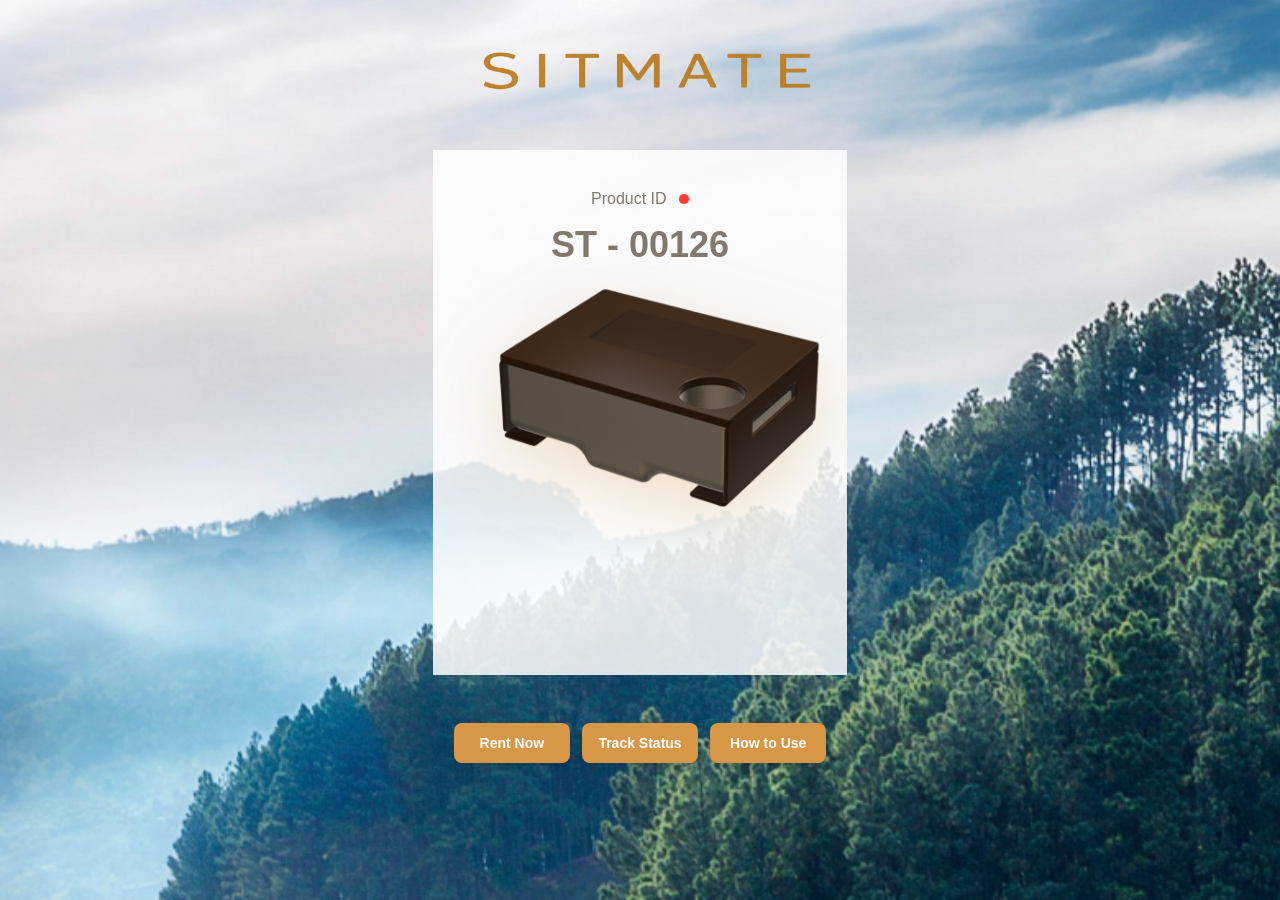
<file: index.html>
<!DOCTYPE html>
<html lang="th">
<head>
    <meta charset="UTF-8">
    <meta name="viewport" content="width=device-width, initial-scale=1.0, viewport-fit=cover">
    <title>SitMate Home</title>
    <link rel="stylesheet" href="style.css">
    <style>
        /* ========== iPhone 11 Safe Area ========== */
        :root {
            --sat: env(safe-area-inset-top, 44px);
            --sab: env(safe-area-inset-bottom, 34px);
        }

        body {
            padding-top: var(--sat);
            padding-bottom: var(--sab);
        }

        .iphone-container {
            max-width: 414px;
            min-height: 896px;
            height: 100svh;
            overflow: hidden;
            position: relative;
        }

        /* ========== AMBIENT FLOATING PARTICLES ========== */
        .particles-bg {
            position: absolute;
            inset: 0;
            z-index: 0;
            pointer-events: none;
            overflow: hidden;
        }

        .particle {
            position: absolute;
            border-radius: 50%;
            background: radial-gradient(circle, rgba(216,150,71,0.35) 0%, transparent 70%);
            animation: floatUp linear infinite;
        }

        .particle:nth-child(1)  { width: 60px;  height: 60px;  left: 10%;  animation-duration: 8s;  animation-delay: 0s;   bottom: -80px; }
        .particle:nth-child(2)  { width: 30px;  height: 30px;  left: 25%;  animation-duration: 11s; animation-delay: 1.5s; bottom: -50px; }
        .particle:nth-child(3)  { width: 80px;  height: 80px;  left: 60%;  animation-duration: 9s;  animation-delay: 0.8s; bottom: -100px; }
        .particle:nth-child(4)  { width: 20px;  height: 20px;  left: 80%;  animation-duration: 13s; animation-delay: 3s;   bottom: -40px; }
        .particle:nth-child(5)  { width: 45px;  height: 45px;  left: 45%;  animation-duration: 7s;  animation-delay: 2.2s; bottom: -60px; }
        .particle:nth-child(6)  { width: 15px;  height: 15px;  left: 90%;  animation-duration: 10s; animation-delay: 0.5s; bottom: -30px; }

        @keyframes floatUp {
            0%   { transform: translateY(0) scale(1);   opacity: 0; }
            10%  { opacity: 1; }
            90%  { opacity: 0.6; }
            100% { transform: translateY(-110vh) scale(0.4); opacity: 0; }
        }

        /* ========== SHIMMER + SCAN LINE ON GLASS PANEL ========== */
        .glass-panel-index {
            overflow: hidden;
        }

        .glass-panel-index::before {
            content: '';
            position: absolute;
            left: 0; right: 0;
            top: -20px;
            height: 3px;
            background: linear-gradient(90deg, transparent, rgba(216,150,71,0.4), transparent);
            animation: scanLine 6s linear infinite;
        }

        .glass-panel-index::after {
            content: '';
            position: absolute;
            top: 0; left: -100%;
            width: 60%;
            height: 100%;
            background: linear-gradient(
                105deg,
                transparent 40%,
                rgba(255,255,255,0.15) 50%,
                transparent 60%
            );
            animation: shimmer 5s ease-in-out infinite;
        }

        @keyframes scanLine {
            0%   { top: -20px; opacity: 0; }
            5%   { opacity: 1; }
            95%  { opacity: 0.5; }
            100% { top: calc(100% + 20px); opacity: 0; }
        }

        @keyframes shimmer {
            0%   { left: -100%; }
            50%  { left: 150%; }
            100% { left: 150%; }
        }

        /* ========== ENTRANCE ANIMATIONS ========== */
        .logo-section {
            animation: dropIn 0.7s cubic-bezier(0.34, 1.56, 0.64, 1) both;
        }

        @keyframes dropIn {
            from { transform: translateY(-30px); opacity: 0; }
            to   { transform: translateY(0);     opacity: 1; }
        }

        .product-id-section {
            animation: fadeSlideUp 0.6s ease 0.2s both;
        }

        .product-pic-section {
            animation: fadeSlideUp 0.7s ease 0.35s both;
        }

        .button-section {
            animation: fadeSlideUp 0.6s ease 0.5s both;
        }

        @keyframes fadeSlideUp {
            from { transform: translateY(22px); opacity: 0; }
            to   { transform: translateY(0);    opacity: 1; }
        }

        /* ========== RED DOT PULSE ========== */
        .red-dot {
            position: relative;
        }

        .red-dot::after {
            content: '';
            position: absolute;
            top: 50%; left: 50%;
            transform: translate(-50%, -50%);
            width: 10px; height: 10px;
            border-radius: 50%;
            background: rgba(255, 59, 48, 0.5);
            animation: dotPulse 2s ease-out infinite;
        }

        @keyframes dotPulse {
            0%   { transform: translate(-50%, -50%) scale(1);   opacity: 0.8; }
            100% { transform: translate(-50%, -50%) scale(3.5); opacity: 0; }
        }

        /* ========== PRODUCT IMAGE FLOAT ========== */
        .product-pic-section img {
            animation: gentleFloat 4s ease-in-out infinite;
            filter: drop-shadow(0 18px 28px rgba(216, 150, 71, 0.28));
        }

        @keyframes gentleFloat {
            0%, 100% { transform: scale(1.3) translateY(0px)  rotate(0deg); }
            33%       { transform: scale(1.3) translateY(-7px) rotate(0.5deg); }
            66%       { transform: scale(1.3) translateY(4px)  rotate(-0.5deg); }
        }

        /* ========== ID GLOW ========== */
        .product-id-section h1 {
            animation: idGlow 3s ease-in-out infinite alternate;
        }

        @keyframes idGlow {
            from { text-shadow: 0 0 0px transparent; }
            to   { text-shadow: 0 0 18px rgba(216, 150, 71, 0.3); }
        }

        /* ========== BUTTON SHINE + TAP ========== */
        .index-special-button {
            position: relative;
            overflow: hidden;
            transition: transform 0.18s cubic-bezier(0.34, 1.56, 0.64, 1),
                        box-shadow 0.18s ease;
        }

        .index-special-button::after {
            content: '';
            position: absolute;
            top: 0; left: -80%;
            width: 50%;
            height: 100%;
            background: linear-gradient(
                105deg,
                transparent 30%,
                rgba(255,255,255,0.28) 50%,
                transparent 70%
            );
            animation: btnShine 4s ease-in-out infinite;
            border-radius: inherit;
        }

        .button-section a:nth-child(1)::after { animation-delay: 0s; }
        .button-section a:nth-child(2)::after { animation-delay: 1.4s; }
        .button-section a:nth-child(3)::after { animation-delay: 2.8s; }

        @keyframes btnShine {
            0%  { left: -80%; }
            30% { left: 130%; }
            100%{ left: 130%; }
        }

        .index-special-button:active {
            transform: scale(0.93) !important;
            box-shadow: 0 2px 6px rgba(0,0,0,0.15) !important;
        }
    </style>
</head>
<body>
    <div class="iphone-container">

        <!-- Ambient floating particles -->
        <div class="particles-bg">
            <div class="particle"></div>
            <div class="particle"></div>
            <div class="particle"></div>
            <div class="particle"></div>
            <div class="particle"></div>
            <div class="particle"></div>
        </div>

        <div class="glass-panel-index"></div>

        <div class="logo-section">
            <img src="logo.png" alt="SITMATE">
        </div>

        <div class="product-id-section">
            <p>Product ID <span class="red-dot"></span></p>
            <h1>ST - 00126</h1>
        </div>

        <div class="product-pic-section">
            <img src="real_logo.png" alt="SitMate Product">
        </div>

        <div class="button-section">
            <a href="rent.html" class="index-special-button">Rent Now</a>
            <a href="track.html" class="index-special-button">Track Status</a>
            <a href="how-to.html" class="index-special-button">How to Use</a>
        </div>

    </div>
</body>
</html>
</file>
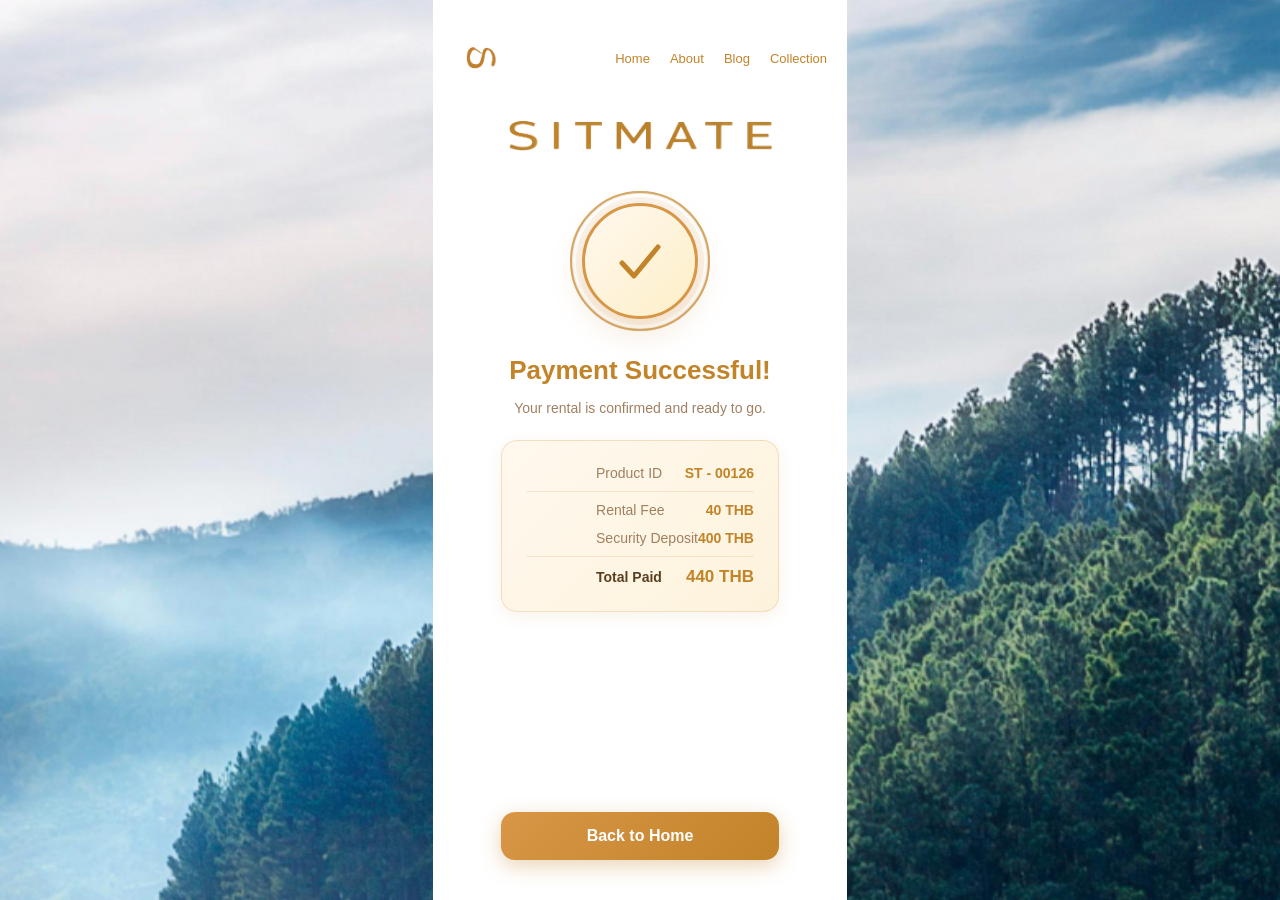
<file: confirm.html>
<!DOCTYPE html>
<html lang="th">
<head>
    <meta charset="UTF-8">
    <meta name="viewport" content="width=device-width, initial-scale=1.0, viewport-fit=cover">
    <title>Payment Confirmed - SITMATE</title>
    <link rel="stylesheet" href="style.css">
    <style>
        :root {
            --sat: env(safe-area-inset-top, 44px);
            --sab: env(safe-area-inset-bottom, 34px);
            --gold: #C28329;
            --gold-light: #d89647;
        }

        body.confirm-page {
            background-color: white;
            margin: 0; padding: 0;
            padding-top: var(--sat);
            padding-bottom: var(--sab);
        }

        .iphone-container {
            background: white;
            display: flex;
            flex-direction: column;
            min-height: 100svh;
        }

        /* ========== ANIMATED CHECKMARK ========== */
        .check-wrapper {
            position: relative;
            width: 140px;
            height: 140px;
            display: flex;
            align-items: center;
            justify-content: center;
            animation: checkWrapperPop 0.5s cubic-bezier(0.34,1.56,0.64,1) 0.2s both;
        }

        @keyframes checkWrapperPop {
            from { transform: scale(0); opacity: 0; }
            to   { transform: scale(1); opacity: 1; }
        }

        /* Outer ring */
        .check-ring-outer {
            position: absolute;
            inset: 0;
            border-radius: 50%;
            border: 3px solid rgba(194,131,41,0.15);
            animation: ringExpand 0.6s ease 0.3s both;
        }

        @keyframes ringExpand {
            from { transform: scale(0.5); opacity: 0; }
            to   { transform: scale(1);   opacity: 1; }
        }

        /* Pulse rings */
        .check-pulse {
            position: absolute;
            inset: 0;
            border-radius: 50%;
            border: 2px solid rgba(194,131,41,0.4);
            animation: pulseRing 2.5s ease-out 0.8s infinite;
        }

        .check-pulse.delay {
            animation-delay: 1.5s;
        }

        @keyframes pulseRing {
            0%   { transform: scale(1);   opacity: 0.6; }
            100% { transform: scale(1.7); opacity: 0; }
        }

        /* Circle background */
        .check-circle {
            width: 110px;
            height: 110px;
            border-radius: 50%;
            background: linear-gradient(135deg, #fff8ee 0%, #fdefc8 100%);
            border: 3px solid var(--gold-light);
            display: flex;
            align-items: center;
            justify-content: center;
            position: relative;
            box-shadow:
                0 0 0 6px rgba(216,150,71,0.1),
                0 12px 32px rgba(194,131,41,0.2);
        }

        /* SVG checkmark draw animation */
        .check-svg {
            width: 56px;
            height: 56px;
            overflow: visible;
        }

        .check-path {
            fill: none;
            stroke: var(--gold);
            stroke-width: 5;
            stroke-linecap: round;
            stroke-linejoin: round;
            stroke-dasharray: 80;
            stroke-dashoffset: 80;
            animation: drawCheck 0.55s cubic-bezier(0.65,0,0.35,1) 0.65s forwards;
        }

        @keyframes drawCheck {
            to { stroke-dashoffset: 0; }
        }

        /* Sparkles around circle */
        .sparkle {
            position: absolute;
            width: 6px;
            height: 6px;
            border-radius: 50%;
            background: var(--gold-light);
            opacity: 0;
            animation: sparklePop 0.4s ease forwards;
        }

        .sparkle:nth-child(1) { top: 4px;  left: 50%; transform: translateX(-50%); animation-delay: 1.1s; }
        .sparkle:nth-child(2) { top: 20%;  right: 6px; animation-delay: 1.15s; }
        .sparkle:nth-child(3) { bottom: 20%; right: 6px; animation-delay: 1.2s; }
        .sparkle:nth-child(4) { bottom: 4px; left: 50%; transform: translateX(-50%); animation-delay: 1.25s; }
        .sparkle:nth-child(5) { bottom: 20%; left: 6px; animation-delay: 1.2s; }
        .sparkle:nth-child(6) { top: 20%;  left: 6px; animation-delay: 1.15s; }

        @keyframes sparklePop {
            0%   { transform: scale(0);   opacity: 0; }
            50%  { transform: scale(1.8); opacity: 1; }
            100% { transform: scale(1);   opacity: 0; }
        }

        /* ========== TEXT ENTRANCE ========== */
        .success-title {
            color: var(--gold);
            font-size: 26px;
            font-weight: bold;
            text-align: center;
            animation: fadeSlideUp 0.5s ease 1.0s both;
        }

        .success-subtitle {
            color: #a08060;
            font-size: 14px;
            text-align: center;
            margin-top: -10px;
            animation: fadeSlideUp 0.5s ease 1.15s both;
        }

        @keyframes fadeSlideUp {
            from { transform: translateY(16px); opacity: 0; }
            to   { transform: translateY(0);    opacity: 1; }
        }

        /* ========== ORDER CARD ========== */
        .order-card {
            background: linear-gradient(135deg, #fff8ee 0%, #fdf3dc 100%);
            border: 1px solid rgba(194,131,41,0.2);
            border-radius: 16px;
            padding: 18px 24px;
            width: 100%;
            box-sizing: border-box;
            box-shadow: 0 4px 16px rgba(194,131,41,0.1);
            animation: fadeSlideUp 0.5s ease 1.25s both;
        }

        .order-row {
            display: flex;
            justify-content: space-between;
            align-items: center;
            padding: 6px 0;
            font-size: 14px;
            color: #5a4020;
        }

        .order-row .label { color: #a08060; }
        .order-row .value { font-weight: bold; color: var(--gold); }
        .order-divider {
            border: none;
            border-top: 1px solid rgba(194,131,41,0.15);
            margin: 4px 0;
        }

        /* ========== BUTTON ========== */
        .checkout-button-wrapper {
            animation: fadeSlideUp 0.5s ease 1.4s both;
            width: 100%;
        }

        .btn-orange.continue-btn {
            background: linear-gradient(135deg, var(--gold-light) 0%, var(--gold) 100%);
            box-shadow: 0 6px 20px rgba(194,131,41,0.35);
            border-radius: 14px;
            font-size: 16px;
            padding: 15px;
            transition: transform 0.15s ease, box-shadow 0.15s ease;
        }

        .btn-orange.continue-btn:active {
            transform: scale(0.96);
            box-shadow: 0 3px 10px rgba(194,131,41,0.2);
        }

        /* ========== CONFETTI ========== */
        .confetti-container {
            position: fixed;
            inset: 0;
            pointer-events: none;
            z-index: 100;
            overflow: hidden;
        }

        .confetti-piece {
            position: absolute;
            width: 8px;
            height: 8px;
            top: -10px;
            opacity: 0;
            animation: confettiFall linear forwards;
            border-radius: 2px;
        }

        @keyframes confettiFall {
            0%   { transform: translateY(0) rotate(0deg);     opacity: 1; }
            80%  { opacity: 1; }
            100% { transform: translateY(100vh) rotate(720deg); opacity: 0; }
        }
    </style>
</head>
<body class="confirm-page">

    <!-- Confetti -->
    <div class="confetti-container" id="confetti"></div>

    <div class="iphone-container">
        
        <div class="top-section" style="background: white; width: 100%;">
            <div class="top-section-inner" style="width: 100%;">
                <nav class="navbar" style="display: flex !important; justify-content: space-between !important; align-items: center !important; width: 100%; box-sizing: border-box !important; padding: 20px 40px 0 10px !important;">
                    <img src="logo_small.jpg" alt="Logo" class="logo-small" style="margin: 0; display: block;">
                    <div class="nav-links" style="display: flex !important; gap: 10px !important; margin: 0; padding: 0;">
                        <a href="#" style="text-decoration: none;">Home</a> 
                        <a href="#" style="text-decoration: none;">About</a> 
                        <a href="#" style="text-decoration: none;">Blog</a> 
                        <a href="#" style="text-decoration: none;">Collection</a>
                    </div>
                </nav>
                <header class="main-header" style="margin-top: 40px !important; width: 100%; display: flex; justify-content: center; align-items: center; margin-left: -25px;">
                    <img src="logo.png" alt="SITMATE Large Logo" class="logo-large" style="display: block; margin: 0 auto; margin-bottom: 30px;">
                </header>
            </div>
        </div>

        <div class="checkout-content" style="display: flex; flex-direction: column; align-items: center; justify-content: center; gap: 24px; flex: 1; padding: 0 24px;">

            <!-- Animated checkmark -->
            <div class="check-wrapper">
                <div class="check-ring-outer"></div>
                <div class="check-pulse"></div>
                <div class="check-pulse delay"></div>
                <div class="sparkle"></div>
                <div class="sparkle"></div>
                <div class="sparkle"></div>
                <div class="sparkle"></div>
                <div class="sparkle"></div>
                <div class="sparkle"></div>
                <div class="check-circle">
                    <svg class="check-svg" viewBox="0 0 56 56">
                        <polyline class="check-path" points="10,30 22,43 46,14"/>
                    </svg>
                </div>
            </div>

            <div class="success-title">Payment Successful!</div>
            <div class="success-subtitle">Your rental is confirmed and ready to go.</div>

            <!-- Order summary card -->
            <div class="order-card">
                <div class="order-row">
                    <span class="label">Product ID</span>
                    <span class="value">ST - 00126</span>
                </div>
                <hr class="order-divider">
                <div class="order-row">
                    <span class="label">Rental Fee</span>
                    <span class="value">40 THB</span>
                </div>
                <div class="order-row">
                    <span class="label">Security Deposit</span>
                    <span class="value">400 THB</span>
                </div>
                <hr class="order-divider">
                <div class="order-row" style="font-size:15px;">
                    <span class="label" style="font-weight:bold; color:#5a4020;">Total Paid</span>
                    <span class="value" style="font-size:17px;">440 THB</span>
                </div>
            </div>

            <div class="checkout-button-wrapper" style="margin-top: auto; margin-bottom: 40px;">
                <a href="index.html" class="btn-orange continue-btn" style="text-decoration: none; display: block; text-align: center; width: 100%; box-sizing: border-box;">Back to Home</a>
            </div>
        </div>
    </div>

    <audio id="success-sound" src="ding.mp3" preload="auto"></audio>

    <script>
        // Play sound on load
        window.addEventListener('load', () => {
            setTimeout(() => {
                const audio = document.getElementById('success-sound');
                if (audio) audio.play().catch(() => {});
            }, 600);

            // Generate confetti
            const container = document.getElementById('confetti');
            const colors = ['#d89647', '#C28329', '#f5c842', '#fff0cc', '#e8a84a', '#ffd580'];
            const count = 55;

            for (let i = 0; i < count; i++) {
                const piece = document.createElement('div');
                piece.className = 'confetti-piece';
                piece.style.left = Math.random() * 100 + 'vw';
                piece.style.backgroundColor = colors[Math.floor(Math.random() * colors.length)];
                piece.style.width = (Math.random() * 8 + 5) + 'px';
                piece.style.height = (Math.random() * 8 + 5) + 'px';
                piece.style.borderRadius = Math.random() > 0.5 ? '50%' : '2px';
                piece.style.animationDuration = (Math.random() * 1.5 + 1.5) + 's';
                piece.style.animationDelay = (Math.random() * 0.8 + 0.7) + 's';
                container.appendChild(piece);
            }
        });
    </script>
</body>
</html>
</file>
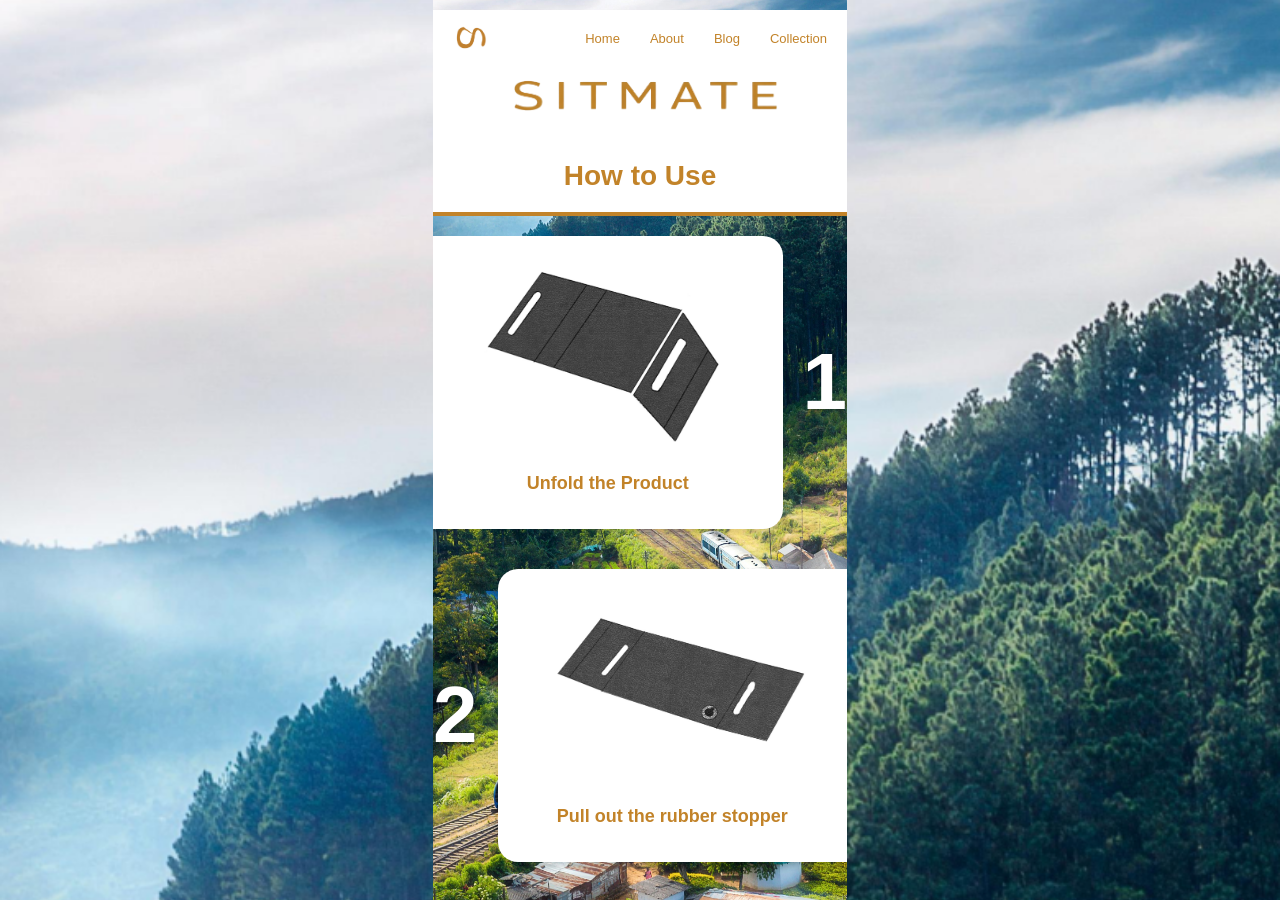
<file: how-to.html>
<!DOCTYPE html>
<html lang="th">
<head>
    <meta charset="UTF-8">
    <meta name="viewport" content="width=device-width, initial-scale=1.0, viewport-fit=cover">
    <title>How to Use - SITMATE</title>
    <link rel="stylesheet" href="style.css">
</head>
<body class="how-to-page">
    <div class="iphone-container">
        
        <div class="top-section">
            <div class="top-section-inner">
                <nav class="navbar">
                    <img src="logo_small.jpg" alt="Logo" class="logo-small">
                    <div class="nav-links">
                        <a href="#">Home</a> <a href="#">About</a> <a href="#">Blog</a> <a href="#">Collection</a>
                    </div>
                </nav>
                <header class="main-header">
                    <img src="logo.png" alt="SITMATE Large Logo" class="logo-large">
                    <h1>How to Use</h1>
                </header>
            </div>
        </div>

        <main class="steps-container">
            <div class="step-card left">
                <div class="step-content">
                    <img src="step1.jpg" alt="Step 1">
                    <p class="step-label">Unfold the Product</p>
                </div>
                <span class="step-number">1</span>
            </div>

            <div class="step-card right">
                <span class="step-number">2</span>
                <div class="step-content">
                    <img src="step2.jpg" alt="Step 2">
                    <p class="step-label">Pull out the rubber stopper</p>
                </div>
            </div>

            <div class="step-card left">
                <div class="step-content">
                    <img src="step3.jpg" alt="Step 3">
                    <p class="step-label">Fold the product</p>
                </div>
                <span class="step-number">3</span>
            </div>

            <div class="step-card right">
                <span class="step-number">4</span>
                <div class="step-content">
                    <img src="step4.jpg" alt="Step 4">
                    <p class="step-label">Attach under the product</p>
                </div>
            </div>
        </main>

        <div class="button-wrapper">
            <button class="btn-orange-compact" style="padding: 12px 60px;" onclick="window.location.href='index.html'">Back</button>
        </div>
        
    </div>
</body>
</html>
</file>
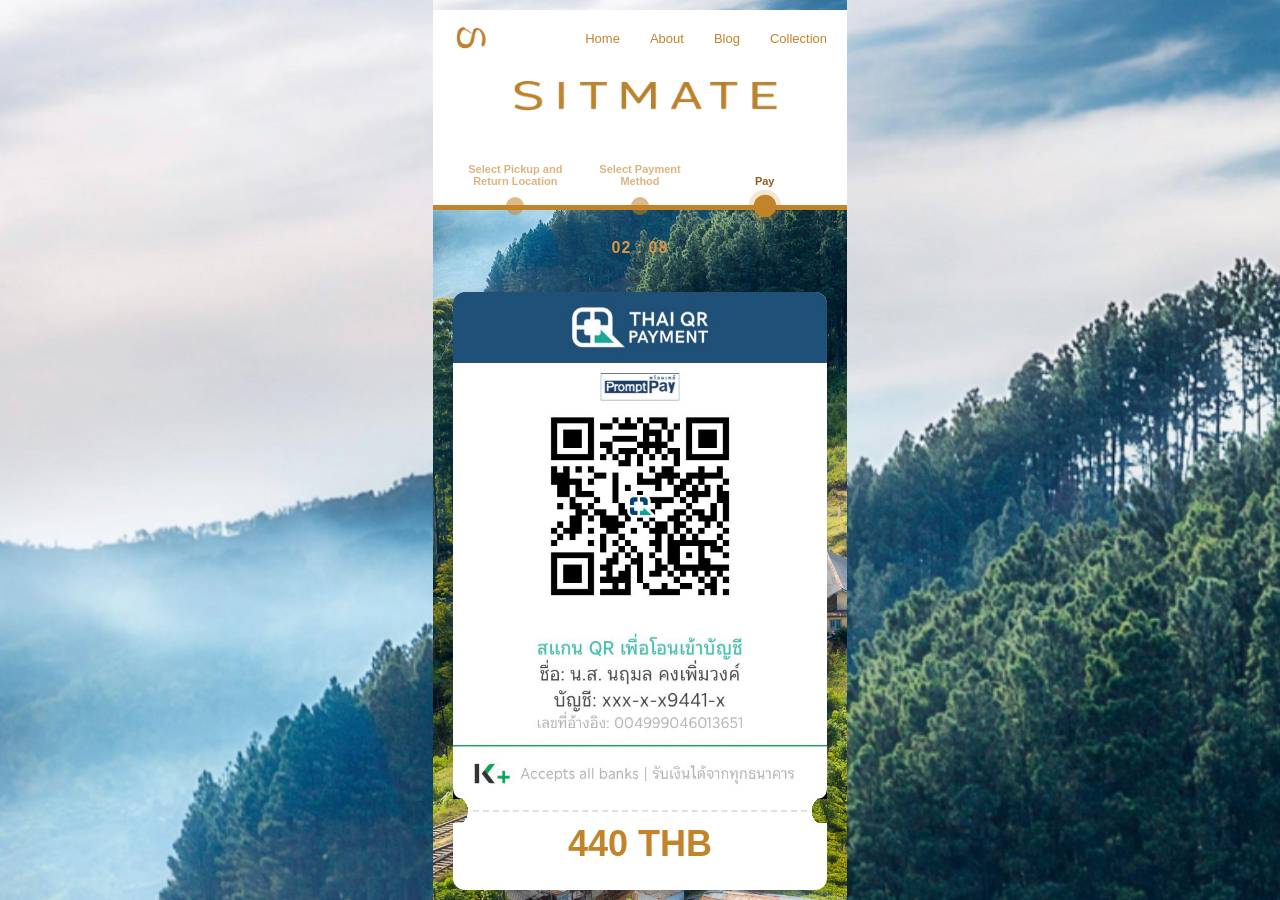
<file: pay.html>
<!DOCTYPE html>
<html lang="th">
<head>
    <meta charset="UTF-8">
    <meta name="viewport" content="width=device-width, initial-scale=1.0, viewport-fit=cover">
    <title>Pay - SITMATE</title>
    <link rel="stylesheet" href="style.css">
    <style>
        /* ===== PROGRESS ANIMATION STYLES ===== */
        .checkout-step-dot {
            transition: background-color 0.4s ease, box-shadow 0.4s ease, transform 0.4s cubic-bezier(0.34,1.56,0.64,1);
        }
        .checkout-step.active .checkout-step-dot {
            background-color: #C28329;
            box-shadow: 0 0 0 4px rgba(194,131,41,0.2);
            transform: scale(1.25);
            animation: dotActivePulse 2s ease-out infinite;
        }
        @keyframes dotActivePulse {
            0%   { box-shadow: 0 0 0 4px rgba(194,131,41,0.3); }
            70%  { box-shadow: 0 0 0 10px rgba(194,131,41,0); }
            100% { box-shadow: 0 0 0 4px rgba(194,131,41,0); }
        }
        .checkout-step.active .checkout-step-label {
            font-weight: 900;
            color: #8a5c1a;
        }
        .checkout-step.completed .checkout-step-dot {
            background-color: #C28329;
            opacity: 0.55;
        }
        .checkout-step.completed .checkout-step-label {
            opacity: 0.6;
        }
    </style>
</head>
<body class="how-to-page checkout-page">
    <div class="iphone-container">
        
        <div class="top-section">
            <div class="top-section-inner">
                <nav class="navbar">
                    <img src="logo_small.jpg" alt="Logo" class="logo-small">
                    <div class="nav-links">
                        <a href="#">Home</a> <a href="#">About</a> <a href="#">Blog</a> <a href="#">Collection</a>
                    </div>
                </nav>
                <header class="main-header">
                    <img src="logo.png" alt="SITMATE Large Logo" class="logo-large">
                </header>
            </div>

            <div class="checkout-progress">
                <div class="checkout-step completed">
                    <div class="checkout-step-label">Select Pickup and<br>Return Location</div>
                    <div class="checkout-step-dot"></div>
                </div>
                <div class="checkout-step completed">
                    <div class="checkout-step-label">Select Payment<br>Method</div>
                    <div class="checkout-step-dot"></div>
                </div>
                <div class="checkout-step active">
                    <div class="checkout-step-label">Pay</div>
                    <div class="checkout-step-dot"></div>
                </div>
            </div>
        </div>

        <div class="checkout-content">
            <div class="timer-text">02 : 08</div>

            <div class="qr-slip-container">
                <div class="qr-slip-top">
                    <img src="qr_cash.jpg" class="qr-code-img" alt="QR Code Payment">
                </div>
                
                <div class="qr-slip-divider"></div>
                
                <div class="qr-slip-bottom">
                    440 THB
                </div>
            </div>
                <div class="glass-box payment-form-box">
                <div class="form-title">Enter details to receive deposit</div>
                <div class="form-group">
                    <label class="form-label">Bank Name</label>
                    <input type="text" class="custom-input">
                </div>
                <div class="form-group">
                    <label class="form-label">Input Bank Account Number</label>
                    <input type="text" class="custom-input">
                </div>
                <div class="checkbox-group">
                    <input type="checkbox" id="confirm-info" class="custom-checkbox">
                    <label for="confirm-info">Confirm Information</label>
                </div>
            </div>
            
            <div class="checkout-button-wrapper">
                <a href="confirm.html" class="btn-orange continue-btn" style="text-decoration: none; display: inline-block; text-align: center;">Continue</a>
            </div>

        </div> </div> </body>
</html>
</file>
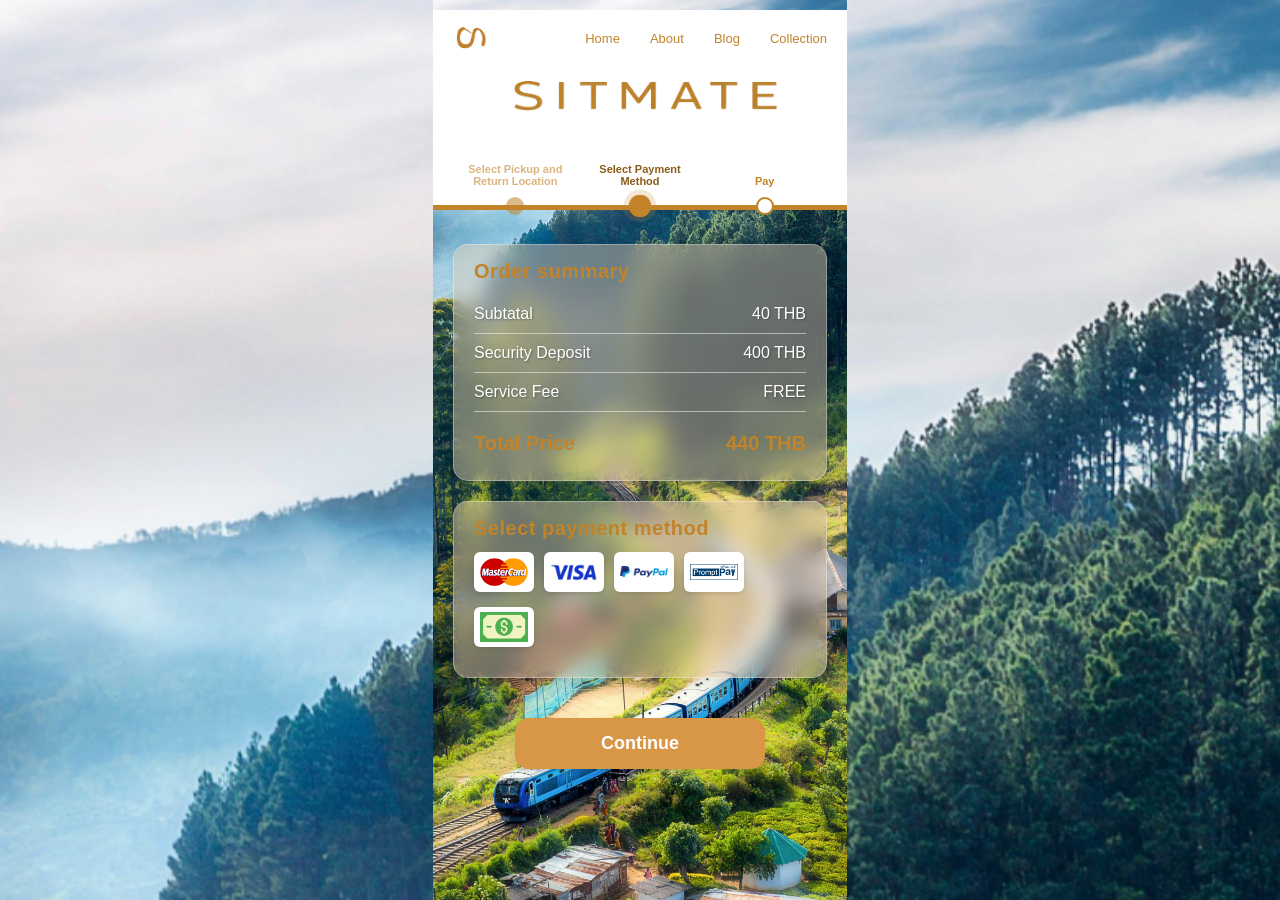
<file: payment.html>
<!DOCTYPE html>
<html lang="th">
<head>
    <meta charset="UTF-8">
    <meta name="viewport" content="width=device-width, initial-scale=1.0, viewport-fit=cover">
    <title>Select Payment Method - SITMATE</title>
    <link rel="stylesheet" href="style.css">
    <style>
        /* ===== PROGRESS ANIMATION STYLES ===== */
        .checkout-step-dot {
            transition: background-color 0.4s ease, box-shadow 0.4s ease, transform 0.4s cubic-bezier(0.34,1.56,0.64,1);
        }
        .checkout-step.active .checkout-step-dot {
            background-color: #C28329;
            box-shadow: 0 0 0 4px rgba(194,131,41,0.2);
            transform: scale(1.25);
            animation: dotActivePulse 2s ease-out infinite;
        }
        @keyframes dotActivePulse {
            0%   { box-shadow: 0 0 0 4px rgba(194,131,41,0.3); }
            70%  { box-shadow: 0 0 0 10px rgba(194,131,41,0); }
            100% { box-shadow: 0 0 0 4px rgba(194,131,41,0); }
        }
        .checkout-step.active .checkout-step-label {
            font-weight: 900;
            color: #8a5c1a;
        }
        .checkout-step.completed .checkout-step-dot {
            background-color: #C28329;
            opacity: 0.55;
        }
        .checkout-step.completed .checkout-step-label {
            opacity: 0.6;
        }
    </style>
</head>
<body class="how-to-page checkout-page">
    <div class="iphone-container">
        
        <div class="top-section">
            <div class="top-section-inner">
                <nav class="navbar">
                    <img src="logo_small.jpg" alt="Logo" class="logo-small">
                    <div class="nav-links">
                        <a href="#">Home</a> <a href="#">About</a> <a href="#">Blog</a> <a href="#">Collection</a>
                    </div>
                </nav>
                <header class="main-header">
                    <img src="logo.png" alt="SITMATE Large Logo" class="logo-large">
                </header>
            </div>

            <div class="checkout-progress">
                <div class="checkout-step completed">
                    <div class="checkout-step-label">Select Pickup and<br>Return Location</div>
                    <div class="checkout-step-dot"></div>
                </div>
                <div class="checkout-step active">
                    <div class="checkout-step-label">Select Payment<br>Method</div>
                    <div class="checkout-step-dot"></div>
                </div>
                <div class="checkout-step">
                    <div class="checkout-step-label">Pay</div>
                    <div class="checkout-step-dot"></div>
                </div>
            </div>
        </div>

        <div class="checkout-content">
            <div class="glass-box order-summary-section">
                <h2 class="box-title">Order summary</h2>
                
                <div class="summary-content">
                    <div class="summary-row">
                        <span>Subtatal</span>
                        <span>40 THB</span>
                    </div>
                    <hr class="summary-divider">
                    
                    <div class="summary-row">
                        <span>Security Deposit</span>
                        <span>400 THB</span>
                    </div>
                    <hr class="summary-divider">
                    
                    <div class="summary-row">
                        <span>Service Fee</span>
                        <span>FREE</span>
                    </div>
                    <hr class="summary-divider">
                    
                    <div class="summary-row total-cost">
                        <span>Total Price</span>
                        <span>440 THB</span>
                    </div>
                </div>
            </div>

            <div class="glass-box payment-method-section">
                <h2 class="box-title">Select payment method</h2>
                
                <div class="payment-grid">
                    <div class="payment-card"><img src="MasterCard_Logo.png" alt="MasterCard"></div>
                    <div class="payment-card"><img src="VISA-logo.png" alt="VISA"></div>
                    <div class="payment-card"><img src="PayPal.png" alt="PayPal"></div>
                    <div class="payment-card"><img src="prompt-pay-logo.png" alt="PromptPay"></div>
                </div>
                
                <div class="payment-grid">
                    <div class="payment-card"><img src="cash_logo.png" alt="PromptPay"></div>
                </div>
            </div>

            <div class="checkout-button-wrapper">
                <a href="pay.html" class="btn-orange continue-btn" style="text-decoration: none; display: inline-block; text-align: center;">Continue</a>

            </div>
        </div>

    </div>
</body>
</html>
</file>
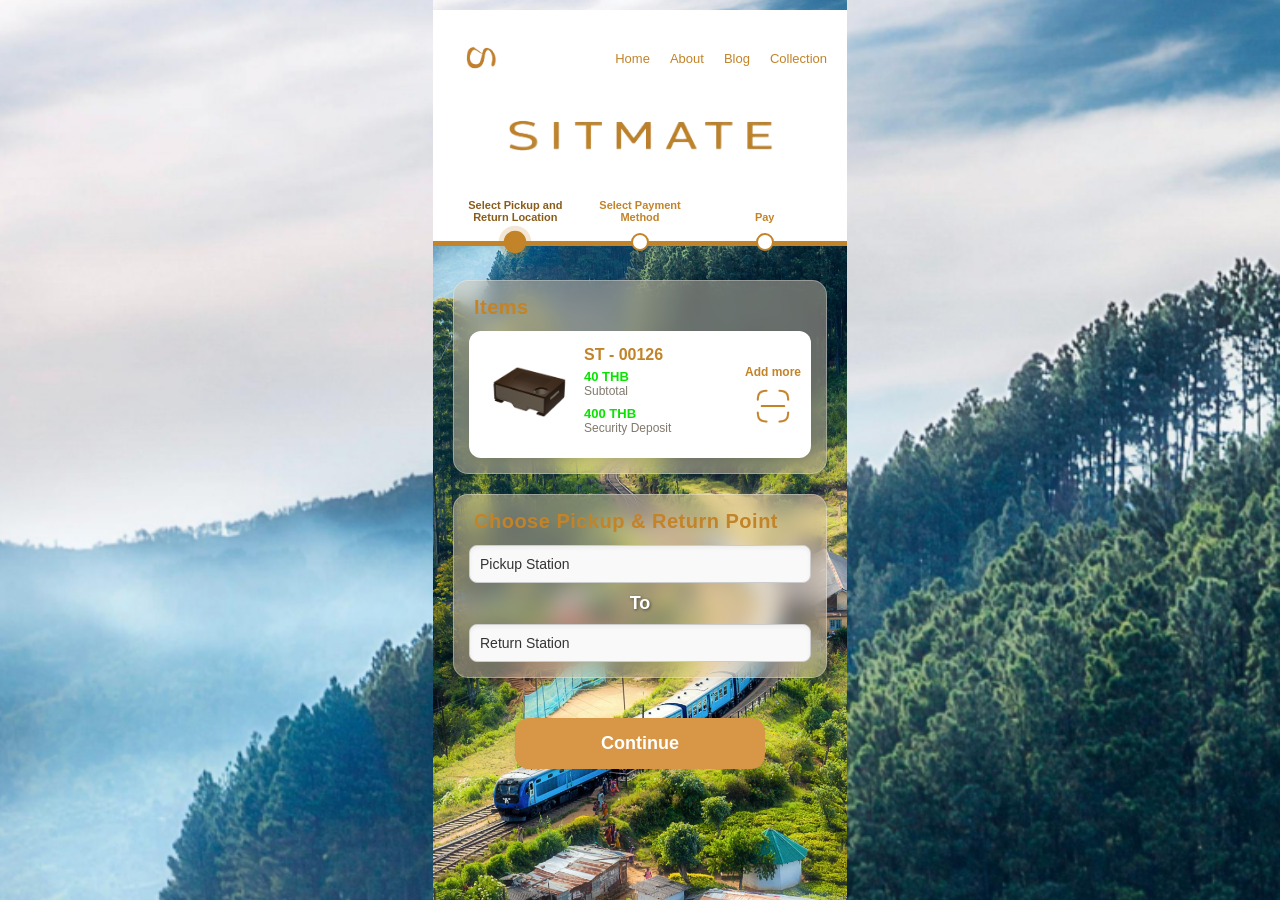
<file: rent.html>
<!DOCTYPE html>
<html lang="th">
<head>
    <meta charset="UTF-8">
    <meta name="viewport" content="width=device-width, initial-scale=1.0, viewport-fit=cover">
    <title>Checkout - SITMATE</title>
    <link rel="stylesheet" href="style.css">
    <style>
        /* เพิ่มสไตล์นิดหน่อยให้ Dropdown ดูสวยงามเข้ากับกล่องเดิม */
        .select-station {
            width: 100%;
            padding: 10px;
            border: 1px solid #ccc;
            border-radius: 8px;
            font-size: 14px;
            background-color: #f9f9f9;
            color: #333;
            appearance: none;
        }

        /* ===== PROGRESS ANIMATION STYLES ===== */
        .checkout-step-dot {
            transition: background-color 0.4s ease, box-shadow 0.4s ease, transform 0.4s cubic-bezier(0.34,1.56,0.64,1);
        }
        .checkout-step.active .checkout-step-dot {
            background-color: #C28329;
            box-shadow: 0 0 0 4px rgba(194,131,41,0.2);
            transform: scale(1.25);
            animation: dotActivePulse 2s ease-out infinite;
        }
        @keyframes dotActivePulse {
            0%   { box-shadow: 0 0 0 4px rgba(194,131,41,0.3); }
            70%  { box-shadow: 0 0 0 10px rgba(194,131,41,0); }
            100% { box-shadow: 0 0 0 4px rgba(194,131,41,0); }
        }
        .checkout-step.active .checkout-step-label {
            font-weight: 900;
            color: #8a5c1a;
        }
        .checkout-step.completed .checkout-step-dot {
            background-color: #C28329;
            opacity: 0.55;
        }
        .checkout-step.completed .checkout-step-label {
            opacity: 0.6;
        }
    </style>
</head>
<body class="how-to-page checkout-page" style="margin: 0; padding: 0;">
    <div class="iphone-container">
        
        <div class="top-section" style="width: 100%;">
            <div class="top-section-inner" style="width: 100%;">
                <nav class="navbar" style="display: flex !important; justify-content: space-between !important; align-items: center !important; width: 100%; box-sizing: border-box !important; padding: 20px 40px 0 10px !important;">
                    <img src="logo_small.jpg" alt="Logo" class="logo-small" style="margin: 0; display: block;">
                    <div class="nav-links" style="display: flex !important; gap: 10px !important; margin: 0; padding: 0;">
                        <a href="#" style="text-decoration: none;">Home</a> 
                        <a href="#" style="text-decoration: none;">About</a> 
                        <a href="#" style="text-decoration: none;">Blog</a> 
                        <a href="#" style="text-decoration: none;">Collection</a>
                    </div>
                </nav>

                <header class="main-header" style="margin-top: 40px !important; width: 100%; display: flex; justify-content: center; align-items: center; margin-left: -25px;">
                    <img src="logo.png" alt="SITMATE Large Logo" class="logo-large" style="display: block; margin: 0 auto;">
                </header>
            </div>

            <div class="checkout-progress">
                <div class="checkout-step active">
                    <div class="checkout-step-label">Select Pickup and<br>Return Location</div>
                    <div class="checkout-step-dot"></div>
                </div>
                <div class="checkout-step">
                    <div class="checkout-step-label">Select Payment<br>Method</div>
                    <div class="checkout-step-dot"></div>
                </div>
                <div class="checkout-step">
                    <div class="checkout-step-label">Pay</div>
                    <div class="checkout-step-dot"></div>
                </div>
            </div>
        </div>

        <div class="checkout-content">
            <div class="glass-box items-section">
                <h2 class="box-title">Items</h2>
                <div class="item-card">
                    <img src="real_logo.png" alt="Product" class="item-img">
                    
                    <div class="item-details">
                        <h3 class="product-id">ST - 00126</h3>
                        <p class="price-green">40 THB</p>
                        <p class="price-label">Subtotal</p>
                        <p class="price-green">400 THB</p>
                        <p class="price-label">Security Deposit</p>
                    </div>

                    <div class="item-action">
                        <span class="add-more-text">Add more</span>
                        <img src="scan.png" alt="Scan" class="scan-btn" width="38" height="38">
                    </div>
                </div>
            </div>

            <div class="glass-box total-section">
                <h2 class="box-title">Choose Pickup & Return Point</h2>
                <div class="input-group" style="display: flex; align-items: center; gap: 10px; width: 100%;">
                    
                    <select class="date-input select-station" style="flex: 1;">
                        <option value="" disabled selected>Pickup Station</option>
                        <option value="krung_thep_aphiwat">สถานีกลางกรุงเทพอภิวัฒน์</option>
                        <option value="hua_lamphong">กรุงเทพ (หัวลำโพง)</option>
                        <option value="chiang_mai">เชียงใหม่</option>
                        <option value="nong_khai">หนองคาย</option>
                        <option value="khon_kaen">ขอนแก่น</option>
                        <option value="udon_thani">อุดรธานี</option>
                        <option value="surat_thani">สุราษฎร์ธานี</option>
                        <option value="hat_yai">ชุมทางหาดใหญ่</option>
                        <option value="hua_hin">หัวหิน</option>
                        <option value="chumphon">ชุมพร</option>
                    </select>
                    
                    <div class="to-text">To</div>
                    
                    <select class="date-input select-station" style="flex: 1;">
                        <option value="" disabled selected>Return Station</option>
                        <option value="krung_thep_aphiwat">สถานีกลางกรุงเทพอภิวัฒน์</option>
                        <option value="hua_lamphong">กรุงเทพ (หัวลำโพง)</option>
                        <option value="chiang_mai">เชียงใหม่</option>
                        <option value="nong_khai">หนองคาย</option>
                        <option value="khon_kaen">ขอนแก่น</option>
                        <option value="udon_thani">อุดรธานี</option>
                        <option value="surat_thani">สุราษฎร์ธานี</option>
                        <option value="hat_yai">ชุมทางหาดใหญ่</option>
                        <option value="hua_hin">หัวหิน</option>
                        <option value="chumphon">ชุมพร</option>
                    </select>
                    
                </div>
            </div>

            <div class="checkout-button-wrapper">
                <a href="payment.html" class="btn-orange continue-btn" style="text-decoration: none; display: inline-block; text-align: center;">Continue</a>
            </div>
        </div>

    </div>
</body>
</html>
</file>
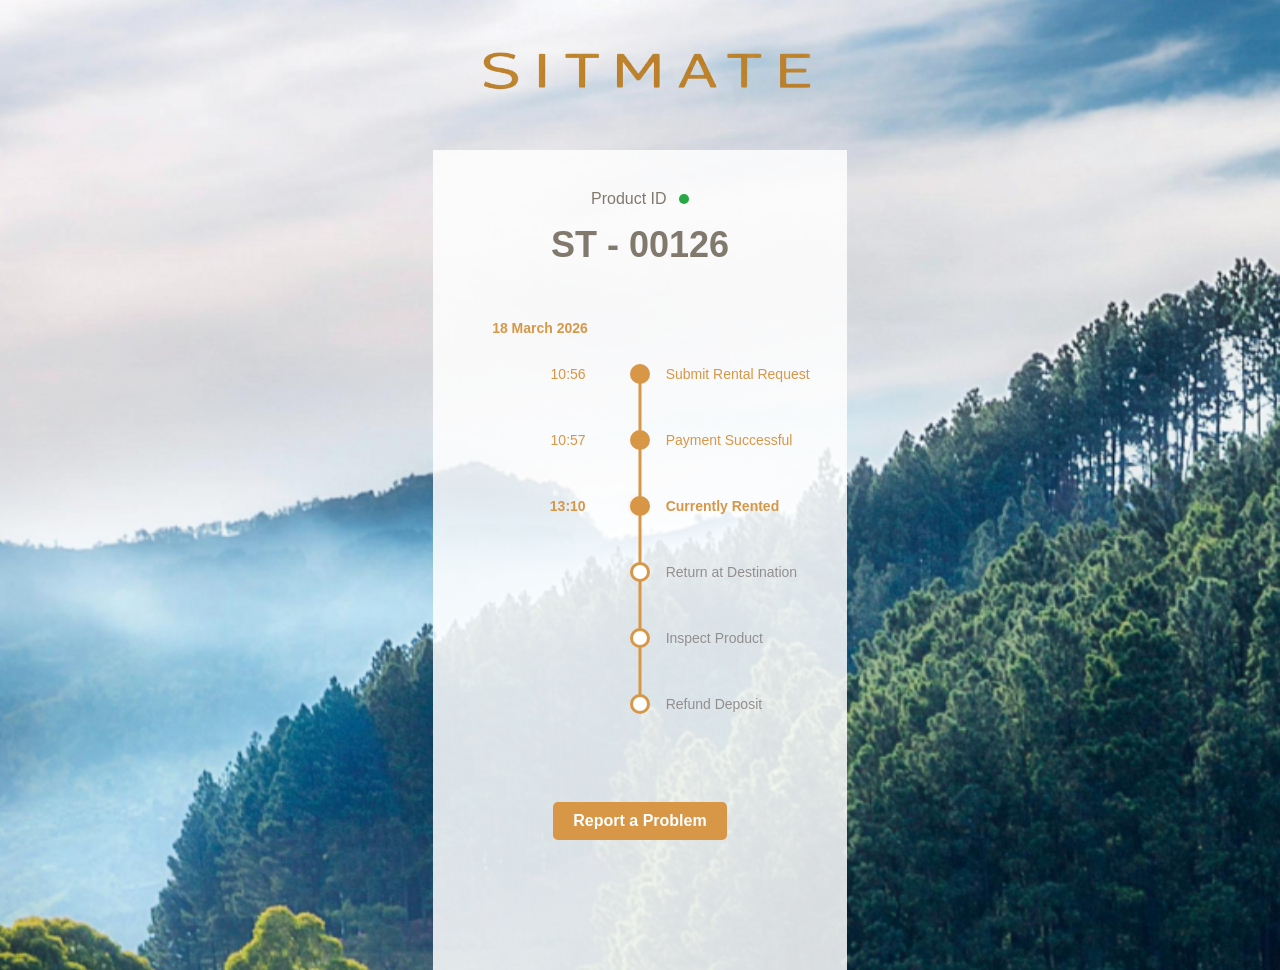
<file: track.html>
<!DOCTYPE html>
<html lang="th">
<head>
    <meta charset="UTF-8">
    <meta name="viewport" content="width=device-width, initial-scale=1.0, viewport-fit=cover">
    <title>Track Status - SITMATE</title>
    <link rel="stylesheet" href="style.css">
    <style>
        /* จำเป็นต้องใส่ relative เพื่อให้อ้างอิงตำแหน่งเรดาร์ได้ */
        .step.relative-step {
            position: relative;
        }

        /* ตัวเรดาร์แบบลอยทับจุดเดิม */
        .gps-radar-overlay {
            position: absolute;
            top: 50%;
            /* 📍 จุดสำคัญ: ถ้าจุดยังไม่ตรงเส้นเป๊ะ ให้ขยับเลข left ตรงนี้นะครับ */
            /* รอบก่อน 65px คุณบอกเกือบถึง ผมเลยลองขยับเป็น 72px ให้ครับ */
            left: 147px; 
            
            transform: translate(-50%, -50%);
            width: 16px;
            height: 16px;
            z-index: 10;
            opacity: 0.6; /* 💡 ปรับความสว่างเหลือ 60% ตามที่ขอครับ */
        }

        .gps-radar-overlay .gps-dot {
            width: 100%;
            height: 100%;
            background-color: #d89647;
            border-radius: 50%;
            position: absolute;
            z-index: 2;
            box-shadow: 0 0 4px rgba(216, 150, 71, 0.8);
        }

        .gps-radar-overlay .gps-ring {
            width: 100%;
            height: 100%;
            background-color: #d89647;
            border-radius: 50%;
            position: absolute;
            top: 0;
            left: 0;
            z-index: 1;
            animation: radar-pulse-overlay 2s ease-out infinite;
        }

        .gps-radar-overlay .gps-ring.delay {
            animation-delay: 1s;
        }

        @keyframes radar-pulse-overlay {
            0% {
                transform: scale(1);
                opacity: 1;
            }
            100% {
                transform: scale(4.0);
                opacity: 0;
            }
        }
    </style>
</head>
<body class="track-page">
    <div class="iphone-container">
        <div class="glass-panel-track"></div>

        <div class="logo-section">
            <img src="logo.png" alt="SITMATE">
        </div>

        <div class="product-id-section">
            <p>Product ID <span class="green-dot"></span></p>
            <h1>ST - 00126</h1>
        </div>

        <div class="timeline-container">
            <p class="date-orange">18 March 2026</p>
            
            <div class="timeline">
                <div class="step completed">
                    <div class="time orange-text">10:56</div>
                    <div class="label orange-text">Submit Rental Request</div>
                </div>
                <div class="step completed">
                    <div class="time orange-text">10:57</div>
                    <div class="label orange-text">Payment Successful</div>
                </div>
                
                <div class="step active completed relative-step">
                    <div class="time orange-text active-text">13:10</div>
                    
                    <div class="gps-radar-overlay">
                        <div class="gps-dot"></div>
                        <div class="gps-ring"></div>
                        <div class="gps-ring delay"></div>
                    </div>
                    
                    <div class="label orange-text active-text">Currently Rented</div>
                </div>

                <div class="step">
                    <div class="time"></div>
                    <div class="label">Return at Destination</div>
                </div>
                <div class="step">
                    <div class="time"></div>
                    <div class="label">Inspect Product</div>
                </div>
                <div class="step">
                    <div class="time"></div>
                    <div class="label">Refund Deposit</div>
                </div>
            </div>
        </div>

        <div class="checkout-button-wrapper" style="display: flex; justify-content: center; padding: 20px 0; width: 100%;">
            <a href="#" class="btn-orange" style="text-decoration: none; display: inline-block; padding: 10px 20px; background-color: #d89647; color: white; border-radius: 5px; text-align: center; font-weight: bold; position: relative; z-index: 10;">Report a Problem</a>
        </div>
    </div>
</body>
</html>
</file>
<file: style.css>
/* =========================================================
   1. โครงสร้างพื้นฐาน (Reset & Container)
   ========================================================= */
* { font-family: 'Geist', sans-serif; }
body, html { margin: 0; padding: 0; width: 100%; height: 100%; overflow: hidden; }
body { background: url('background01.png') center 0/cover no-repeat; display: flex; justify-content: center; align-items: center; }
.iphone-container { width: 100%; max-width: 414px; height: 100vh; display: flex; flex-direction: column; align-items: center; position: relative; box-sizing: border-box; }

/* =========================================================
   2. เลเยอร์พื้นหลัง (Glass Panels)
   ========================================================= */
.glass-panel-index, .glass-panel-track { position: absolute; top: 150px; left: 0; width: 100%; height: 525px; background: rgba(255, 255, 255, 0.85); z-index: 0; }
.glass-panel-track { height: calc(100vh - 150px); pointer-events: none; }

/* =========================================================
   3. ส่วนโลโก้และข้อมูลสินค้า
   ========================================================= */
.logo-section { width: 100%; text-align: center; padding: 40px 0 10px; z-index: 1; }
.logo-section img { height: 50px; }
.product-id-section { width: 100%; text-align: center; padding: 70px 0 5px; color: #81796D; z-index: 1; }
.product-id-section h1 { margin: 0; font-size: 36px; font-weight: bold; }
.red-dot { display: inline-block; width: 10px; height: 10px; background: #ff3b30; border-radius: 50%; margin-left: 8px; vertical-align: middle; position: relative; top: -1px; }
.product-pic-section { width: 100%; text-align: center; padding: 40px 0 10px; z-index: 1; }
.product-pic-section img { width: 100%; max-width: 310px; transform: scale(1.3); position: relative; left: -5px; margin-bottom: 15px; }

/* =========================================================
   4. Timeline Layout
   ========================================================= */
.timeline-container { margin-top: 30px; }
.timeline { position: relative; width: 100%; margin-top: 10px; }
.timeline::before { content: ''; position: absolute; left: 50%; top: 0; bottom: 0; width: 3px; background: #d89647; z-index: 0; transform: translateX(-50%); }
.step { display: flex; align-items: center; width: 100%; margin-bottom: 50px; position: relative; }
.step::after { content: ''; position: absolute; left: 50%; width: 14px; height: 14px; background: white; border: 3px solid #d89647; border-radius: 50%; transform: translateX(-50%); z-index: 1; }
.step.completed::after { background: #d89647 !important; border-color: #d89647 !important; }
.time { width: 35%; text-align: right; padding-right: 10px; font-size: 14px; white-space: nowrap; box-sizing: border-box; }
.label { width: 65%; text-align: left; padding-left: 70px; color: #81796D; font-size: 14px; white-space: nowrap; box-sizing: border-box; }
.step:nth-child(n+4) .label { color: #938f8f !important; }

/* =========================================================
   5. ปุ่มกดและสไตล์เสริม
   ========================================================= */
.button-section { position: absolute; bottom: calc(23% - 70px); width: 90%; display: flex; gap: 12px; z-index: 1; }
.btn-orange, .btn-orange-compact { font-weight: bold; border: none; border-radius: 14px; background: #d89647; color: white; cursor: pointer; display: flex; justify-content: center; align-items: center; text-decoration: none; }
.btn-orange { width: fit-content; padding: 5px 10px; text-align: center; font-weight: bold; border-radius: 5px; background-color: #d89647; color: white; position: relative; z-index: 10; }
.btn-orange-compact { padding: 12px 24px; border-radius: 20px; box-shadow: 0 4px 6px rgba(0,0,0,0.1); font-size: 18px; }
.green-dot { display: inline-block; width: 10px; height: 10px; background: #28a745; border-radius: 50%; margin-left: 8px; }
.orange-text { color: #d89647 !important; }
.active-text { font-weight: bold !important; }
.date-orange { font-weight: bold; color: #d89647; margin-bottom: 30px; text-align: left; padding-top: 5px; font-size: 14px; padding-right: 200px; z-index: 2; position: relative; }

/* =========================================================
   6. How to Use Page Specific
   ========================================================= */
.how-to-page { color: #C28329; }
.how-to-page .iphone-container { height: 100vh; overflow-y: auto; overflow-x: hidden; align-items: stretch; background: url('background01.png') center/cover no-repeat; }
.how-to-page .iphone-container::-webkit-scrollbar { display: none; }
.how-to-page .top-section { background: white; padding: 20px 0 15px 0; border-bottom: 4px solid #C28329; position: relative; z-index: 2; width: 100%; }
.navbar { display: flex; justify-content: space-between; align-items: center; margin-top: -5px; }
.logo-small { height: 26px; } 
.nav-links a { color: #C28329; margin-left: 10px; text-decoration: none; font-size: 13px; font-weight: normal; }
.main-header { text-align: center; margin-top: 20px; }
.logo-large { height: 40px; }
.main-header h1 { color: #C28329; font-size: 28px; margin-top: 45px; margin-bottom: 5px; }
.steps-container { padding: 20px 0; display: flex; flex-direction: column; gap: 40px; }
.step-card { display: flex; align-items: center; gap: 20px; width: 100%; } 
.step-card.left { justify-content: flex-start; padding-left: 0; }
.step-card.right { justify-content: flex-end; padding-right: 0; }
.step-content { display: flex; flex-direction: column; align-items: center; width: fit-content; max-width: 75%; min-width: 50%; background: white; padding: 15px 20px; box-shadow: 0 4px 6px rgba(0,0,0,0.1); }
.step-card.left .step-content { border-radius: 0 20px 20px 0; padding-left: 20px; }
.step-card.right .step-content { border-radius: 20px 0 0 20px; padding-right: 20px; }
.step-card img { width: 100%; border-radius: 10px; }
.step-label { font-weight: bold; margin-top: 15px; text-align: center; color: #C28329; font-size: 18px; line-height: 1.3; }
.step-number { font-size: 5rem; font-weight: bold; color: white; text-shadow: 2px 2px 4px rgba(0,0,0,0.3); }

/* =========================================================
   7. Track Status Page Specific
   ========================================================= */
.track-page .track-buttons { margin-top: auto; padding-bottom: 40px; display: flex; justify-content: center; gap: 15px; width: 100%; z-index: 1; }
.track-buttons .btn-orange-compact { padding: 12px 15px; font-size: 16px; flex: 1; max-width: 165px; }
.track-buttons .btn-back { background-color: white; color: #d89647; border: 2px solid #d89647; }

/* =========================================================
   8. Checkout Page Specific (โครงสร้างขาวบน รูปภาพล่าง)
   ========================================================= */
.checkout-page .iphone-container { background: url('background01.png') center/cover no-repeat; display: flex; flex-direction: column; }
.top-section { background: white; padding: 20px 0 0 0; position: relative; z-index: 2; margin-top: 10px; }
.top-section-inner { padding: 0 20px; }
/* =========================================================
   แก้ไขส่วน Progress ให้ทับเส้นขอบด้านล่างพอดีเป๊ะ
   ========================================================= */

.checkout-progress { 
    display: flex; 
    justify-content: space-between; 
    align-items: flex-end; 
    position: relative; 
    padding: 0 20px; 
    margin-top: 35px; 
    
    /* 1. เปลี่ยน margin-bottom เป็น 0 (ของเดิม -9px) */
    margin-bottom: -16px; 
    
    /* 2. ดันกล่องลงมา 9px (เนื่องจากวงกลมขนาด 18px การดันลง 9px จะทำให้กึ่งกลางวงกลมทับขอบพอดี) */
    transform: translateY(9px); 
    
    /* 3. ลบ overflow-x: hidden; ออก เพื่อไม่ให้วงกลมโดนตัดขอบด้านล่าง */
    z-index: 10; 
}

.checkout-progress::before { 
    content: ''; 
    position: absolute; 
    bottom: 5px; /* ระดับความสูงให้อยู่ตรงกลางวงกลมพอดี */
    
    /* 4. เปลี่ยนมาใช้ left: 0 และ right: 0 เพื่อยืดเส้นให้เต็มกล่องแบบปลอดภัย ไม่ทะลุจอ */
    left: 0;
    right: 0;
    height: 3px; 
    background-color: #C28329; 
    z-index: 0; 
}
.checkout-step { display: flex; flex-direction: column; align-items: center; flex: 1; z-index: 1; }
.checkout-step-label { font-size: 11px; font-weight: bold; color: #C28329; text-align: center; margin-bottom: 10px; min-height: 28px; display: flex; align-items: flex-end; justify-content: center; }
.checkout-step-dot { width: 18px; height: 18px; background-color: white; border: 2px solid #C28329; border-radius: 50%; box-sizing: border-box; position: relative; z-index: 2; }
.checkout-step.active .checkout-step-dot { background-color: #C28329; }
.checkout-content { flex: 1; overflow-y: auto; padding: 25px 20px 30px 20px; display: flex; flex-direction: column; gap: 20px; position: relative; z-index: 1; margin-top: 10px; }
.checkout-content::-webkit-scrollbar { display: none; }
.glass-box { background: rgba(223, 203, 178, 0.45); backdrop-filter: blur(10px); -webkit-backdrop-filter: blur(10px); border: 1px solid rgba(255, 255, 255, 0.3); border-radius: 15px; padding: 15px; box-shadow: 0 8px 15px rgba(0, 0, 0, 0.1); }
.box-title { color: #C28329; font-size: 20px; font-weight: 700; margin: 0 0 12px 5px; text-shadow: none; letter-spacing: 0.5px; }
.item-card { background: white; border-radius: 12px; padding: 15px 10px; display: flex; align-items: center; gap: 15px; box-shadow: 0 4px 6px rgba(0,0,0,0.05); }
.item-img { width: 90px; object-fit: contain; }
.item-details { flex: 1; }
.product-id { color: #C28329; margin: 0 0 5px 0; font-size: 16px; }
.price-green { color: #08E400; font-weight: bold; font-size: 13px; margin: 0; }
.price-label { color: #81796D; font-size: 12px; margin: 0 0 8px 0; }
.item-action { display: flex; flex-direction: column; align-items: center; gap: 8px; }
.add-more-text { color: #C28329; font-size: 12px; font-weight: bold; }
.scan-icon { width: 38px; height: 38px; border: 2px solid #C28329; border-radius: 8px; background: white; display: flex; justify-content: center; align-items: center; color: #C28329; font-size: 32px; font-weight: bold; line-height: 0; padding-bottom: 4px; cursor: pointer; }
.input-group { display: flex; flex-direction: column; gap: 15px; }
.date-input { width: 100%; padding: 20px 15px; border-radius: 12px; border: none; font-size: 16px; box-sizing: border-box; box-shadow: inset 0 2px 4px rgba(0,0,0,0.05); }
.to-text { text-align: center; color: white; font-weight: bold; font-size: 18px; text-shadow: 1px 1px 3px rgba(0,0,0,0.5); }
/* แบบที่ 1: เพิ่มระยะห่างด้านล่างของปุ่ม 25px */
.checkout-button-wrapper { 
    display: flex; 
    justify-content: center; 
    margin-top: 20px; 
    margin-bottom: 70px; /* เปลี่ยนตรงนี้เป็น 25px */
    width: 100%; 
}
.continue-btn { width: 250px; font-size: 18px; padding: 15px 0; text-align: center; border-radius: 14px; background-color: #d89647; color: white; font-weight: bold; box-shadow: 0 4px 6px rgba(0,0,0,0.1); transition: transform 0.2s; }
.continue-btn:active { transform: scale(0.98); }

/* =========================================================
   9. Order Summary & Payment Specifics
   ========================================================= */
.summary-content { display: flex; flex-direction: column; padding: 0 5px; }
.summary-row { display: flex; justify-content: space-between; align-items: center; padding: 10px 0; color: white; font-size: 16px; text-shadow: 1px 1px 2px rgba(0,0,0,0.3); }
.summary-divider { border: none; border-top: 1px solid rgba(255, 255, 255, 0.5); margin: 0; }
.total-row { color: #FF8C00; font-weight: bold; font-size: 18px; padding-top: 15px; margin-top: 5px; text-shadow: 1px 1px 3px rgba(0,0,0,0.4); }
/* =========================================================
   ยอดรวม (Total Price) แบบใหม่
   ========================================================= */
.total-cost { 
    font-family: 'Geist', sans-serif; 
    font-size: 20px; 
    color: #C28329 !important; /* ใส่ !important เพื่อทับสีขาวจาก .summary-row */
    font-weight: bold; 
    padding-top: 15px; 
    margin-top: 5px; 
    text-shadow: none !important; /* เอาเงาดำออกเพื่อให้ฟอนต์ดูคลีนและอ่านง่ายขึ้น */
}
.payment-grid { display: flex; gap: 10px; margin-bottom: 15px; padding-left: 5px; flex-wrap: wrap; }
.payment-card { background: white; border-radius: 6px; width: 60px; height: 40px; display: flex; justify-content: center; align-items: center; box-shadow: 0 2px 4px rgba(0,0,0,0.1); cursor: pointer; transition: transform 0.2s ease; }
.payment-card:active { transform: scale(0.95); }
.payment-card img { max-width: 80%; max-height: 80%; object-fit: contain; }
.cash-section { display: flex; flex-direction: column; gap: 8px; padding-left: 5px; margin-top: 10px; }
.cash-label { color: white; font-size: 16px; font-weight: bold; text-shadow: 1px 1px 2px rgba(0,0,0,0.4); }
.cash-img { height: 40px; width: fit-content; object-fit: contain; border-radius: 6px; background: white; padding: 2px 10px; box-shadow: 0 2px 4px rgba(0,0,0,0.1); cursor: pointer; transition: transform 0.2s ease; }
.cash-img:active { transform: scale(0.95); }

/* =========================================================
   10. Pay Page Specifics (หน้าแสกน QR Code จ่ายเงิน)
   ========================================================= */
.timer-text { color: #d89647; font-weight: 900; font-size: 16px; text-align: center; margin-top: -5px; margin-bottom: 15px; letter-spacing: 1px; }
/* =========================================================
   กล่องสลิปจ่ายเงิน (ดีไซน์มีรอยบาก)
   ========================================================= */
.qr-slip-container {
    width: 100%;
    /* ใช้ filter drop-shadow แทน box-shadow เพื่อให้เงาแนบไปตามรอยแหว่งด้านข้าง */
    filter: drop-shadow(0 4px 8px rgba(0, 0, 0, 0.15));
    margin-bottom: 20px;
}

/* ส่วนบน (รูป QR Code) */
.qr-slip-top {
    background: white;
    border-radius: 12px 12px 0 0; /* มนแค่ขอบบน */
    overflow: hidden;
}

.qr-code-img {
    width: 100%;
    height: auto;
    display: block; /* ลบช่องว่างใต้ภาพ */
}

/* ส่วนกลาง (รอยบากและเส้นประ) */
.qr-slip-divider {
    height: 24px;
    position: relative;
    /* เจาะรูโปร่งใสครึ่งวงกลมซ้าย-ขวา */
    background: radial-gradient(circle at 0 50%, transparent 15px, white 15px) left,
                radial-gradient(circle at 100% 50%, transparent 15px, white 15px) right;
    background-size: 51% 100%;
    background-repeat: no-repeat;
}

/* เส้นประตรงกลาง */
.qr-slip-divider::after {
    content: '';
    position: absolute;
    top: 50%;
    left: 20px; /* ระยะห่างจากขอบซ้าย */
    right: 20px; /* ระยะห่างจากขอบขวา */
    border-top: 2px dashed #e0e0e0; /* สีเส้นประ */
    transform: translateY(-50%);
}

/* ส่วนล่าง (ข้อความ 440 THB) */
.qr-slip-bottom {
    background: white;
    border-radius: 0 0 12px 12px; /* มนแค่ขอบล่าง */
    text-align: center;
    padding: 0 0 25px 0; /* ดันข้อความให้มีพื้นที่ด้านล่างตามรูป */
    font-size: 36px;
    font-weight: bold;
    color: #C28329;
}
.payment-form-box { padding: 20px; }
.form-title { color: white; font-weight: bold; text-align: center; font-size: 15px; margin-bottom: 18px; text-shadow: 1px 1px 3px rgba(0,0,0,0.5); }
.form-group { margin-bottom: 15px; }
.form-label { color: white; font-size: 12px; font-weight: bold; margin-bottom: 6px; display: block; text-shadow: 1px 1px 2px rgba(0,0,0,0.4); }
.custom-input { width: 100%; padding: 10px; border-radius: 6px; border: none; font-size: 14px; box-sizing: border-box; box-shadow: inset 0 2px 4px rgba(0,0,0,0.05); }
.checkbox-group { display: flex; align-items: center; gap: 10px; margin-top: 20px; }
.custom-checkbox { width: 18px; height: 18px; cursor: pointer; }
.checkbox-group label { color: white; font-size: 13px; font-weight: bold; text-shadow: 1px 1px 2px rgba(0,0,0,0.4); cursor: pointer; }
.button-right-wrapper { display: flex; justify-content: flex-end; margin-top: 15px; margin-bottom: 20px; }

/* =========================================================
   ปุ่มพิเศษสำหรับหน้า Index (3 ปุ่มเรียงกัน)
   ========================================================= */
.index-special-button {
    flex: 1; /* บังคับให้ปุ่มทั้ง 3 แบ่งความกว้างเท่าๆ กันในระนาบเดียวกัน */
    display: flex;
    justify-content: center;
    align-items: center;
    background-color: #d89647; /* พื้นหลังสีส้ม */
    color: white; /* ตัวอักษรสีขาว */
    font-weight: bold;
    font-size: 14px;
    padding: 12px 5px; /* เพิ่มพื้นที่ให้กดง่ายขึ้น */
    text-decoration: none; /* เอาเส้นใต้ลิงก์ออก */
    border-radius: 8px; /* ขอบมนเล็กน้อยให้ดูทันสมัย */
    box-shadow: 0 4px 6px rgba(0,0,0,0.1); /* เพิ่มเงาให้ดูเป็นปุ่มกด */
    white-space: nowrap; /* ป้องกันไม่ให้ข้อความตกบรรทัด */
    transition: transform 0.2s ease;
}

/* เอฟเฟกต์ตอนกดปุ่ม */
.index-special-button:active {
    transform: scale(0.95);
}

/* =========================================================
   ปลดล็อคการ Scroll สำหรับหน้า Track Status
   ========================================================= */
body.track-page, 
html {
    height: auto !important;
    min-height: 100%;
    overflow-y: auto !important; /* บังคับให้ไถขึ้นลงได้ */
}

body.track-page .iphone-container {
    height: auto !important;
    min-height: 100vh; /* ให้ความสูงขั้นต่ำเต็มจอ แต่ยืดออกได้ถ้าเนื้อหาเยอะ */
    overflow-y: auto !important;
    padding-bottom: 40px; /* เพิ่มพื้นที่ว่างด้านล่าง กันปุ่มทับเนื้อหา */
}

/* ถ้า glass-panel ตั้งเป็น fixed หรือ absolute อาจจะบังการเลื่อน ให้ปรับยืดตามเนื้อหา */
body.track-page .glass-panel-track {
    min-height: 100%;
}

.navbar {
    display: flex;
    justify-content: space-between;
    align-items: center;
    width: 100%;
}
.nav-links {
    display: flex;
    gap: 20px;
}
</file>
